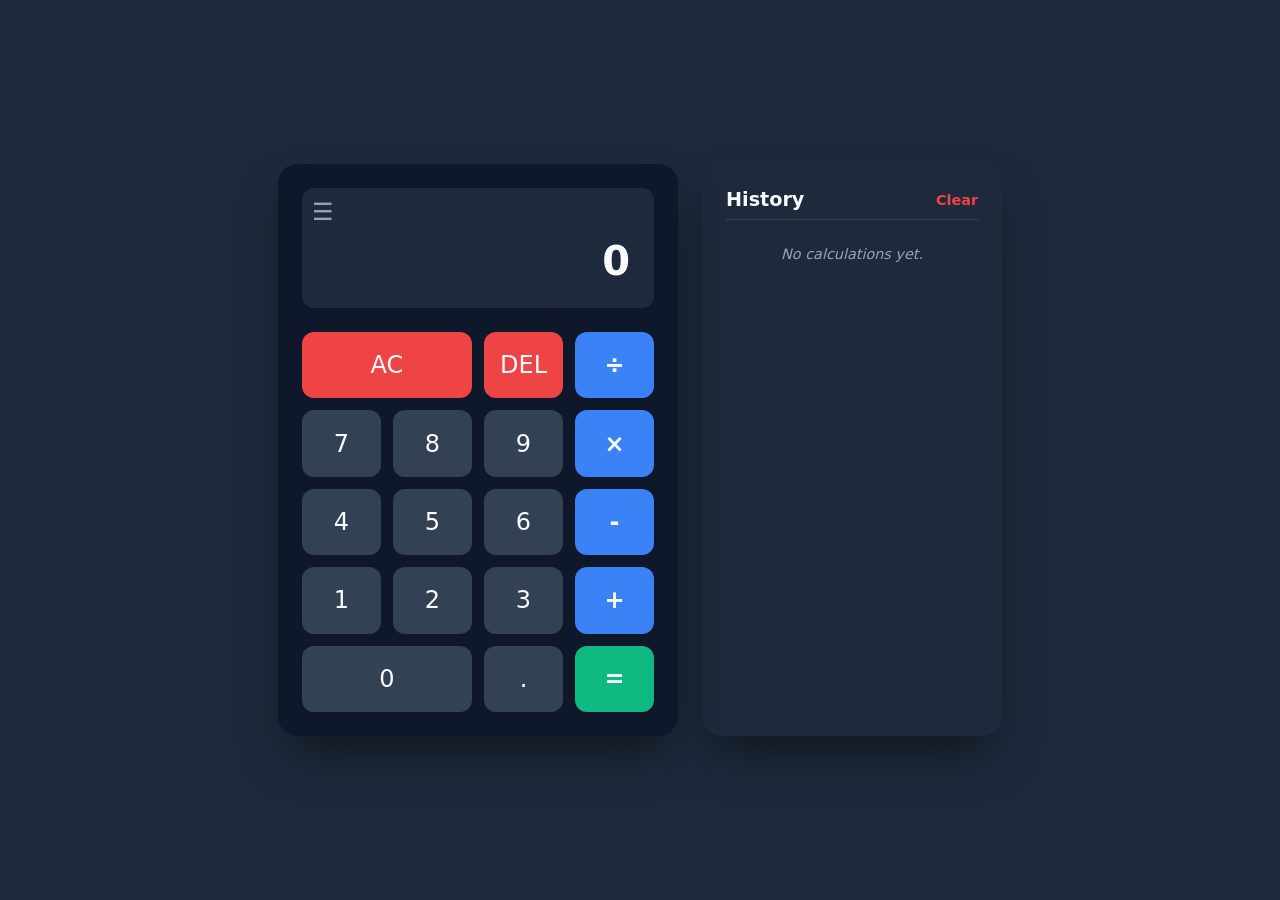
<file: task 2/index.html>
<!DOCTYPE html>
<html lang="en">
<head>
    <meta charset="UTF-8">
    <meta name="viewport" content="width=device-width, initial-scale=1.0">
    <title>Advanced Calculator with History</title>
    <link rel="stylesheet" href="style.css">
</head>
<body>

    <div class="calculator-wrapper">
        
        <!-- Main Calculator -->
        <div class="calculator" role="application" aria-label="Calculator">
            
            <!-- Display Screen -->
            <div class="display">
                <button class="history-toggle" id="history-toggle" aria-label="Toggle History">
                    &#9776; <!-- Hamburger Menu Icon -->
                </button>
                <div class="previous-operand" id="previous-operand" aria-hidden="true"></div>
                <div class="current-operand" id="current-operand" aria-live="polite"></div>
            </div>

            <!-- Buttons Grid -->
            <div class="buttons">
                <button class="btn span-2 action" data-action="clear">AC</button>
                <button class="btn action" data-action="delete">DEL</button>
                <button class="btn operator" data-operator="÷">÷</button>

                <button class="btn number" data-number="7">7</button>
                <button class="btn number" data-number="8">8</button>
                <button class="btn number" data-number="9">9</button>
                <button class="btn operator" data-operator="×">×</button>

                <button class="btn number" data-number="4">4</button>
                <button class="btn number" data-number="5">5</button>
                <button class="btn number" data-number="6">6</button>
                <button class="btn operator" data-operator="-">-</button>

                <button class="btn number" data-number="1">1</button>
                <button class="btn number" data-number="2">2</button>
                <button class="btn number" data-number="3">3</button>
                <button class="btn operator" data-operator="+">+</button>

                <button class="btn number span-2" data-number="0">0</button>
                <button class="btn number" data-number=".">.</button>
                <button class="btn equals" data-action="calculate">=</button>
            </div>
        </div>

        <!-- History Panel -->
        <div class="history-panel" id="history-panel">
            <div class="history-header">
                <h3>History</h3>
                <button class="clear-history-btn" id="clear-history-btn" aria-label="Clear History">Clear</button>
            </div>
            <ul class="history-list" id="history-list">
                <!-- History items will be populated by JS -->
                <li class="empty-history">No calculations yet.</li>
            </ul>
        </div>

    </div>

    <script src="script.js"></script>
</body>
</html>
</file>
<file: task 2/style.css>
:root {
    --bg-color: #1e293b;
    --calc-bg: #0f172a;
    --display-bg: #1e293b;
    --text-main: #f8fafc;
    --text-muted: #94a3b8;
    --btn-bg: #334155;
    --btn-hover: #475569;
    --operator-color: #3b82f6;
    --operator-hover: #2563eb;
    --equals-color: #10b981;
    --equals-hover: #059669;
    --action-color: #ef4444;
    --action-hover: #dc2626;
    --history-bg: #1e293b;
    --history-item-bg: #334155;
}

* {
    margin: 0;
    padding: 0;
    box-sizing: border-box;
    font-family: 'Segoe UI', system-ui, sans-serif;
}

body {
    background-color: var(--bg-color);
    display: flex;
    justify-content: center;
    align-items: center;
    min-height: 100vh;
    padding: 1rem;
}

/* --- Wrapper to hold Calc + History side by side --- */
.calculator-wrapper {
    display: flex;
    gap: 1.5rem;
    max-width: 800px;
    width: 100%;
    justify-content: center;
}

.calculator {
    background-color: var(--calc-bg);
    border-radius: 20px;
    box-shadow: 0 25px 50px -12px rgba(0, 0, 0, 0.5);
    width: 100%;
    max-width: 400px;
    padding: 1.5rem;
    position: relative;
    z-index: 2;
}

/* --- Display Screen --- */
.display {
    background-color: var(--display-bg);
    border-radius: 12px;
    padding: 1.5rem;
    margin-bottom: 1.5rem;
    text-align: right;
    display: flex;
    flex-direction: column;
    justify-content: space-between;
    min-height: 120px;
    position: relative;
    word-wrap: break-word;
    word-break: break-all;
}

.history-toggle {
    position: absolute;
    top: 10px;
    left: 10px;
    background: none;
    border: none;
    color: var(--text-muted);
    font-size: 1.5rem;
    cursor: pointer;
    transition: color 0.2s;
}

.history-toggle:hover { color: var(--text-main); }

.previous-operand {
    color: var(--text-muted);
    font-size: 1.2rem;
    min-height: 1.5rem;
}

.current-operand {
    color: var(--text-main);
    font-size: 2.5rem;
    font-weight: 600;
}

/* --- Buttons Grid --- */
.buttons {
    display: grid;
    grid-template-columns: repeat(4, 1fr);
    gap: 12px;
}

.btn {
    border: none;
    outline: none;
    background-color: var(--btn-bg);
    color: var(--text-main);
    font-size: 1.5rem;
    font-weight: 500;
    padding: 1.2rem 0;
    border-radius: 12px;
    cursor: pointer;
    transition: background-color 0.2s, transform 0.1s;
    user-select: none;
}

.btn:hover { background-color: var(--btn-hover); }
.btn:active { transform: scale(0.95); }

.span-2 { grid-column: span 2; }
.operator { background-color: var(--operator-color); font-weight: bold; }
.operator:hover { background-color: var(--operator-hover); }
.equals { background-color: var(--equals-color); font-weight: bold; }
.equals:hover { background-color: var(--equals-hover); }
.action { background-color: var(--action-color); }
.action:hover { background-color: var(--action-hover); }

.btn:focus-visible { outline: 3px solid white; outline-offset: 2px; }

/* --- History Panel Styles --- */
.history-panel {
    background-color: var(--history-bg);
    border-radius: 20px;
    box-shadow: 0 25px 50px -12px rgba(0, 0, 0, 0.5);
    width: 300px;
    padding: 1.5rem;
    display: flex;
    flex-direction: column;
    /* Initially hidden on small screens or when toggled off */
    transition: transform 0.3s ease, opacity 0.3s ease;
}

.history-panel.hidden-panel {
    display: none;
}

.history-header {
    display: flex;
    justify-content: space-between;
    align-items: center;
    margin-bottom: 1rem;
    padding-bottom: 0.5rem;
    border-bottom: 1px solid var(--btn-bg);
}

.history-header h3 { color: var(--text-main); font-size: 1.2rem; }

.clear-history-btn {
    background: none;
    border: none;
    color: var(--action-color);
    cursor: pointer;
    font-size: 0.9rem;
    font-weight: 600;
    transition: color 0.2s;
}

.clear-history-btn:hover { color: var(--action-hover); text-decoration: underline; }

.history-list {
    list-style: none;
    overflow-y: auto;
    max-height: 400px;
    display: flex;
    flex-direction: column;
    gap: 8px;
}

.history-list li {
    background-color: var(--history-item-bg);
    color: var(--text-main);
    padding: 10px 15px;
    border-radius: 8px;
    cursor: pointer;
    transition: background-color 0.2s;
    font-size: 0.95rem;
    display: flex;
    flex-direction: column;
    gap: 2px;
}

.history-list li:hover { background-color: var(--btn-hover); }

.history-list li .history-expression {
    color: var(--text-muted);
    font-size: 0.8rem;
}

.history-list li .history-result {
    font-weight: bold;
    font-size: 1.1rem;
    text-align: right;
}

.history-list .empty-history {
    color: var(--text-muted);
    font-size: 0.9rem;
    text-align: center;
    background: none;
    cursor: default;
    font-style: italic;
}
.history-list .empty-history:hover { background: none; }

/* --- Responsive Adjustments --- */
@media (max-width: 750px) {
    .calculator-wrapper {
        flex-direction: column;
        align-items: center;
    }
    
    .history-panel {
        width: 100%;
        max-width: 400px;
        /* Hide by default on mobile until toggled */
        display: none; 
    }
    
    .history-panel.active-mobile {
        display: flex;
    }
}
</file>
